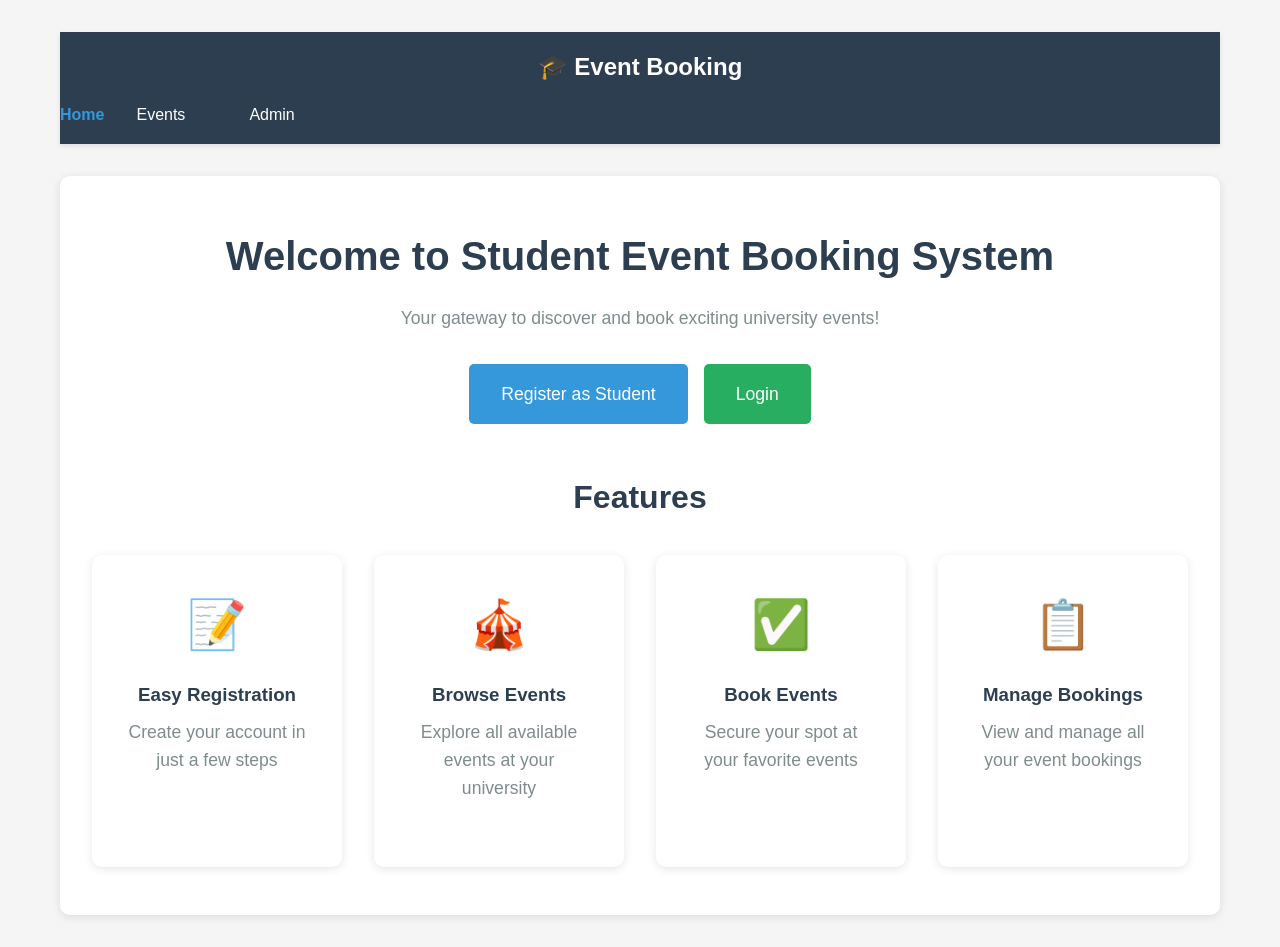
<file: index.html>
<!DOCTYPE html>
<html lang="en">
<head>
    <meta charset="UTF-8">
    <meta name="viewport" content="width=device-width, initial-scale=1.0">
    <title>Student Event Booking System</title>
    <link rel="stylesheet" href="style.css">
</head>
<body>
    <!-- Main Landing Page -->
    <div class="container">
        <div class="landing-page">
            <!-- Navigation Bar -->
            <nav class="navbar">
                <div class="navbar-brand">🎓 Event Booking</div>
                <ul class="navbar-menu">
                    <li><a href="index.html" class="active">Home</a></li>
                    <li><a href="events.html">Events</a></li>
                    <li><a href="bookings.html" id="bookings-link" style="display:none;">My Bookings</a></li>
                    <li><a href="admin.html">Admin</a></li>
                    <li><a href="#" id="logout-btn" style="display:none;" onclick="logout()">Logout</a></li>
                    <li id="user-info" style="display:none;">Logged in as: <span id="user-name"></span></li>
                </ul>
            </nav>

            <!-- Main Content -->
            <div class="landing-content">
                <h1>Welcome to Student Event Booking System</h1>
                <p>Your gateway to discover and book exciting university events!</p>
                
                <div class="landing-buttons">
                    <a href="register.html" class="btn btn-primary">Register as Student</a>
                    <a href="login.html" class="btn btn-secondary">Login</a>
                </div>

                <!-- Features Section -->
                <div class="features-section">
                    <h2>Features</h2>
                    <div class="features-grid">
                        <div class="feature-card">
                            <div class="feature-icon">📝</div>
                            <h3>Easy Registration</h3>
                            <p>Create your account in just a few steps</p>
                        </div>
                        <div class="feature-card">
                            <div class="feature-icon">🎪</div>
                            <h3>Browse Events</h3>
                            <p>Explore all available events at your university</p>
                        </div>
                        <div class="feature-card">
                            <div class="feature-icon">✅</div>
                            <h3>Book Events</h3>
                            <p>Secure your spot at your favorite events</p>
                        </div>
                        <div class="feature-card">
                            <div class="feature-icon">📋</div>
                            <h3>Manage Bookings</h3>
                            <p>View and manage all your event bookings</p>
                        </div>
                    </div>
                </div>
            </div>
        </div>
    </div>

    <script src="script.js"></script>
</body>
</html>
</file>
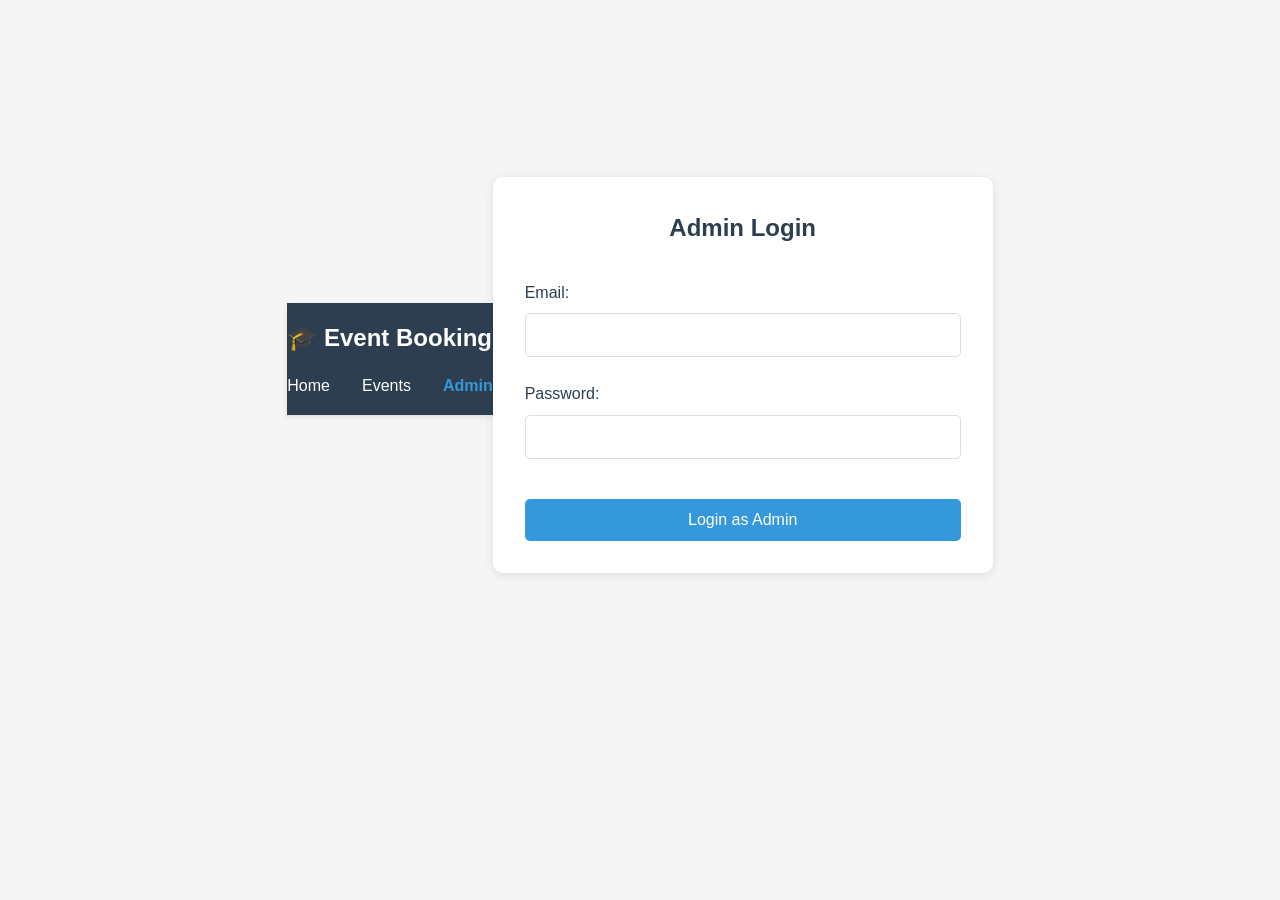
<file: admin.html>
<!DOCTYPE html>
<html lang="en">
<head>
    <meta charset="UTF-8">
    <meta name="viewport" content="width=device-width, initial-scale=1.0">
    <title>Admin Panel - Event Booking System</title>
    <link rel="stylesheet" href="style.css">
</head>
<body>
    <!-- Admin Login Page -->
    <div id="admin-login" class="container">
        <div class="form-container">
            <!-- Navigation Bar -->
            <nav class="navbar">
                <div class="navbar-brand">🎓 Event Booking</div>
                <ul class="navbar-menu">
                    <li><a href="index.html">Home</a></li>
                    <li><a href="events.html">Events</a></li>
                    <li><a href="admin.html" class="active">Admin</a></li>
                </ul>
            </nav>

            <!-- Admin Login Form -->
            <div class="form-box">
                <h2>Admin Login</h2>
                <form id="admin-login-form" onsubmit="adminLogin(event)">
                    <div class="form-group">
                        <label for="admin-email">Email:</label>
                        <input type="email" id="admin-email" name="email" required>
                    </div>

                    <div class="form-group">
                        <label for="admin-password">Password:</label>
                        <input type="password" id="admin-password" name="password" required>
                    </div>

                    <button type="submit" class="btn btn-primary btn-block">Login as Admin</button>
                </form>
            </div>

            <!-- Message Display -->
            <div id="message" class="message"></div>
        </div>
    </div>

    <!-- Admin Dashboard -->
    <div id="admin-dashboard" style="display:none;">
        <nav class="navbar">
            <div class="navbar-brand">🎓 Admin Panel</div>
            <ul class="navbar-menu">
                <li><a href="#" onclick="showAdminTab('events')" class="admin-tab-btn active">Manage Events</a></li>
                <li><a href="#" onclick="showAdminTab('bookings')" class="admin-tab-btn">View Bookings</a></li>
                <li><a href="#" id="admin-logout-btn" onclick="adminLogout()">Logout</a></li>
            </ul>
        </nav>

        <div class="admin-content">
            <!-- Manage Events Tab -->
            <div id="events-tab" class="admin-tab" style="display:block;">
                <h1>Manage Events</h1>
                
                <!-- Add New Event Form -->
                <div class="admin-form-section">
                    <h2>Add New Event</h2>
                    <form id="add-event-form" onsubmit="addEvent(event)">
                        <div class="form-grid">
                            <div class="form-group">
                                <label for="event-name">Event Name:</label>
                                <input type="text" id="event-name" required>
                            </div>

                            <div class="form-group">
                                <label for="event-date">Date:</label>
                                <input type="date" id="event-date" required>
                            </div>

                            <div class="form-group">
                                <label for="event-time">Time:</label>
                                <input type="time" id="event-time" required>
                            </div>

                            <div class="form-group">
                                <label for="event-location">Location:</label>
                                <input type="text" id="event-location" required>
                            </div>

                            <div class="form-group">
                                <label for="event-capacity">Capacity:</label>
                                <input type="number" id="event-capacity" min="1" required>
                            </div>

                            <div class="form-group">
                                <label for="event-category">Category:</label>
                                <input type="text" id="event-category" placeholder="e.g., Workshop, Sports, Social" required>
                            </div>
                        </div>

                        <div class="form-group">
                            <label for="event-description">Description:</label>
                            <textarea id="event-description" rows="4" required></textarea>
                        </div>

                        <button type="submit" class="btn btn-primary">Add Event</button>
                    </form>
                </div>

                <!-- Events List -->
                <div class="admin-list-section">
                    <h2>All Events</h2>
                    <div id="admin-events-list" class="admin-events-list">
                        <!-- Events will be loaded here by JavaScript -->
                    </div>
                </div>
            </div>

            <!-- View Bookings Tab -->
            <div id="bookings-tab" class="admin-tab" style="display:none;">
                <h1>All Event Bookings</h1>
                <div id="admin-bookings-list" class="admin-bookings-list">
                    <!-- Bookings will be loaded here by JavaScript -->
                </div>
            </div>
        </div>
    </div>

    <!-- Edit Event Modal -->
    <div id="edit-modal" class="modal" style="display:none;">
        <div class="modal-content">
            <span class="close" onclick="closeEditModal()">&times;</span>
            <h2>Edit Event</h2>
            <form id="edit-event-form" onsubmit="saveEventEdit(event)">
                <div class="form-group">
                    <label for="edit-event-name">Event Name:</label>
                    <input type="text" id="edit-event-name" required>
                </div>

                <div class="form-group">
                    <label for="edit-event-date">Date:</label>
                    <input type="date" id="edit-event-date" required>
                </div>

                <div class="form-group">
                    <label for="edit-event-time">Time:</label>
                    <input type="time" id="edit-event-time" required>
                </div>

                <div class="form-group">
                    <label for="edit-event-location">Location:</label>
                    <input type="text" id="edit-event-location" required>
                </div>

                <div class="form-group">
                    <label for="edit-event-capacity">Capacity:</label>
                    <input type="number" id="edit-event-capacity" min="1" required>
                </div>

                <div class="form-group">
                    <label for="edit-event-category">Category:</label>
                    <input type="text" id="edit-event-category" required>
                </div>

                <div class="form-group">
                    <label for="edit-event-description">Description:</label>
                    <textarea id="edit-event-description" rows="4" required></textarea>
                </div>

                <button type="submit" class="btn btn-primary">Save Changes</button>
            </form>
        </div>
    </div>

    <script src="script.js"></script>
</body>
</html>
</file>
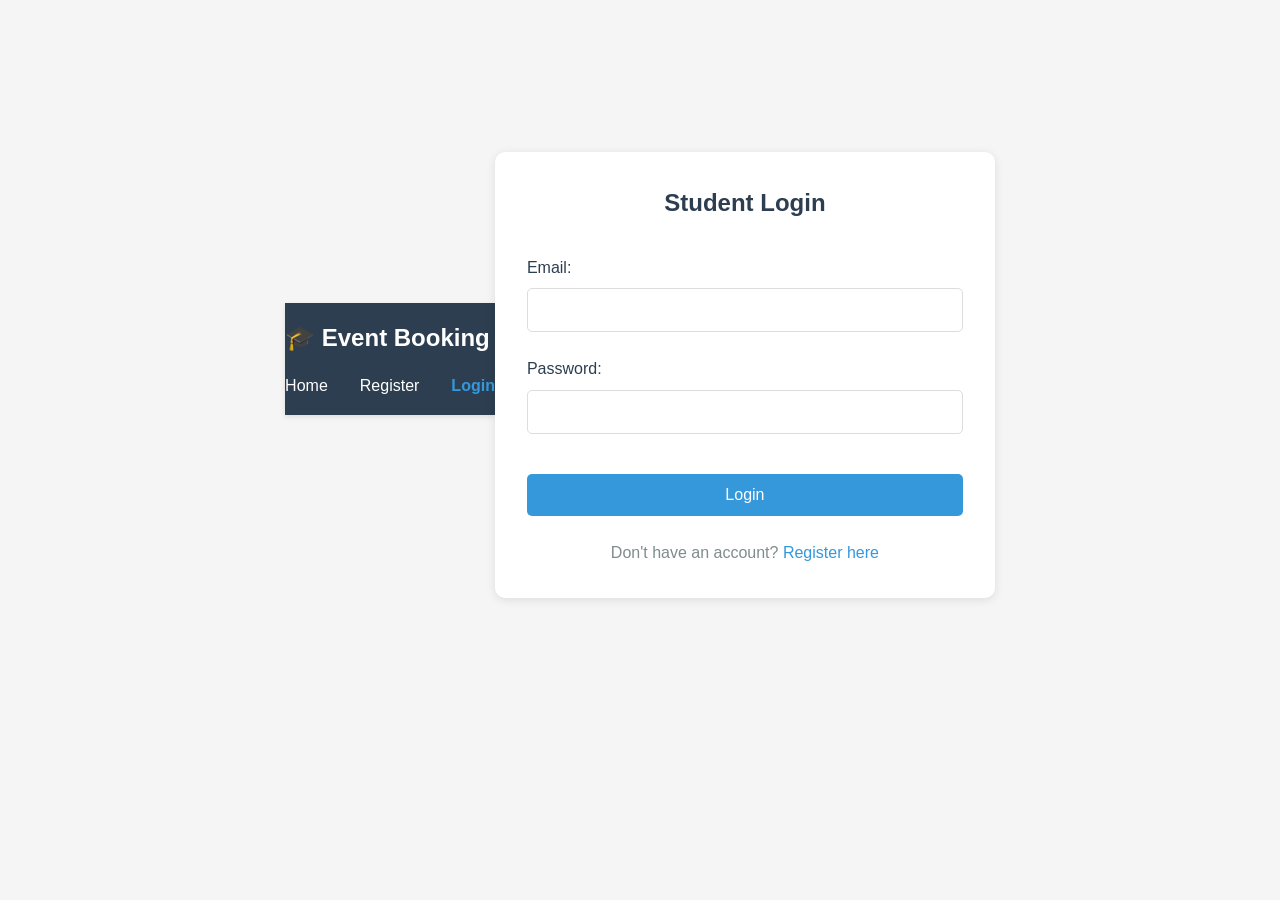
<file: bookings.html>
<!DOCTYPE html>
<html lang="en">
<head>
    <meta charset="UTF-8">
    <meta name="viewport" content="width=device-width, initial-scale=1.0">
    <title>My Bookings - Event Booking System</title>
    <link rel="stylesheet" href="style.css">
</head>
<body>
    <div class="container">
        <!-- Navigation Bar -->
        <nav class="navbar">
            <div class="navbar-brand">🎓 Event Booking</div>
            <ul class="navbar-menu">
                <li><a href="index.html">Home</a></li>
                <li><a href="events.html">Events</a></li>
                <li><a href="bookings.html" class="active">My Bookings</a></li>
                <li><a href="admin.html">Admin</a></li>
                <li><a href="#" id="logout-btn" onclick="logout()">Logout</a></li>
                <li id="user-info">Logged in as: <span id="user-name"></span></li>
            </ul>
        </nav>

        <!-- Bookings Page Content -->
        <div class="page-content">
            <h1>My Bookings</h1>
            <p class="page-subtitle">View and manage your event bookings</p>

            <!-- Bookings List -->
            <div id="bookings-list" class="bookings-list">
                <!-- Bookings will be loaded here by JavaScript -->
            </div>

            <!-- Empty State -->
            <div id="empty-bookings" class="empty-state" style="display:none;">
                <div class="empty-icon">📭</div>
                <h2>No Bookings Yet</h2>
                <p>You haven't booked any events yet. Go to <a href="events.html">Events</a> to book your first event!</p>
            </div>
        </div>
    </div>

    <script src="script.js"></script>
</body>
</html>
</file>
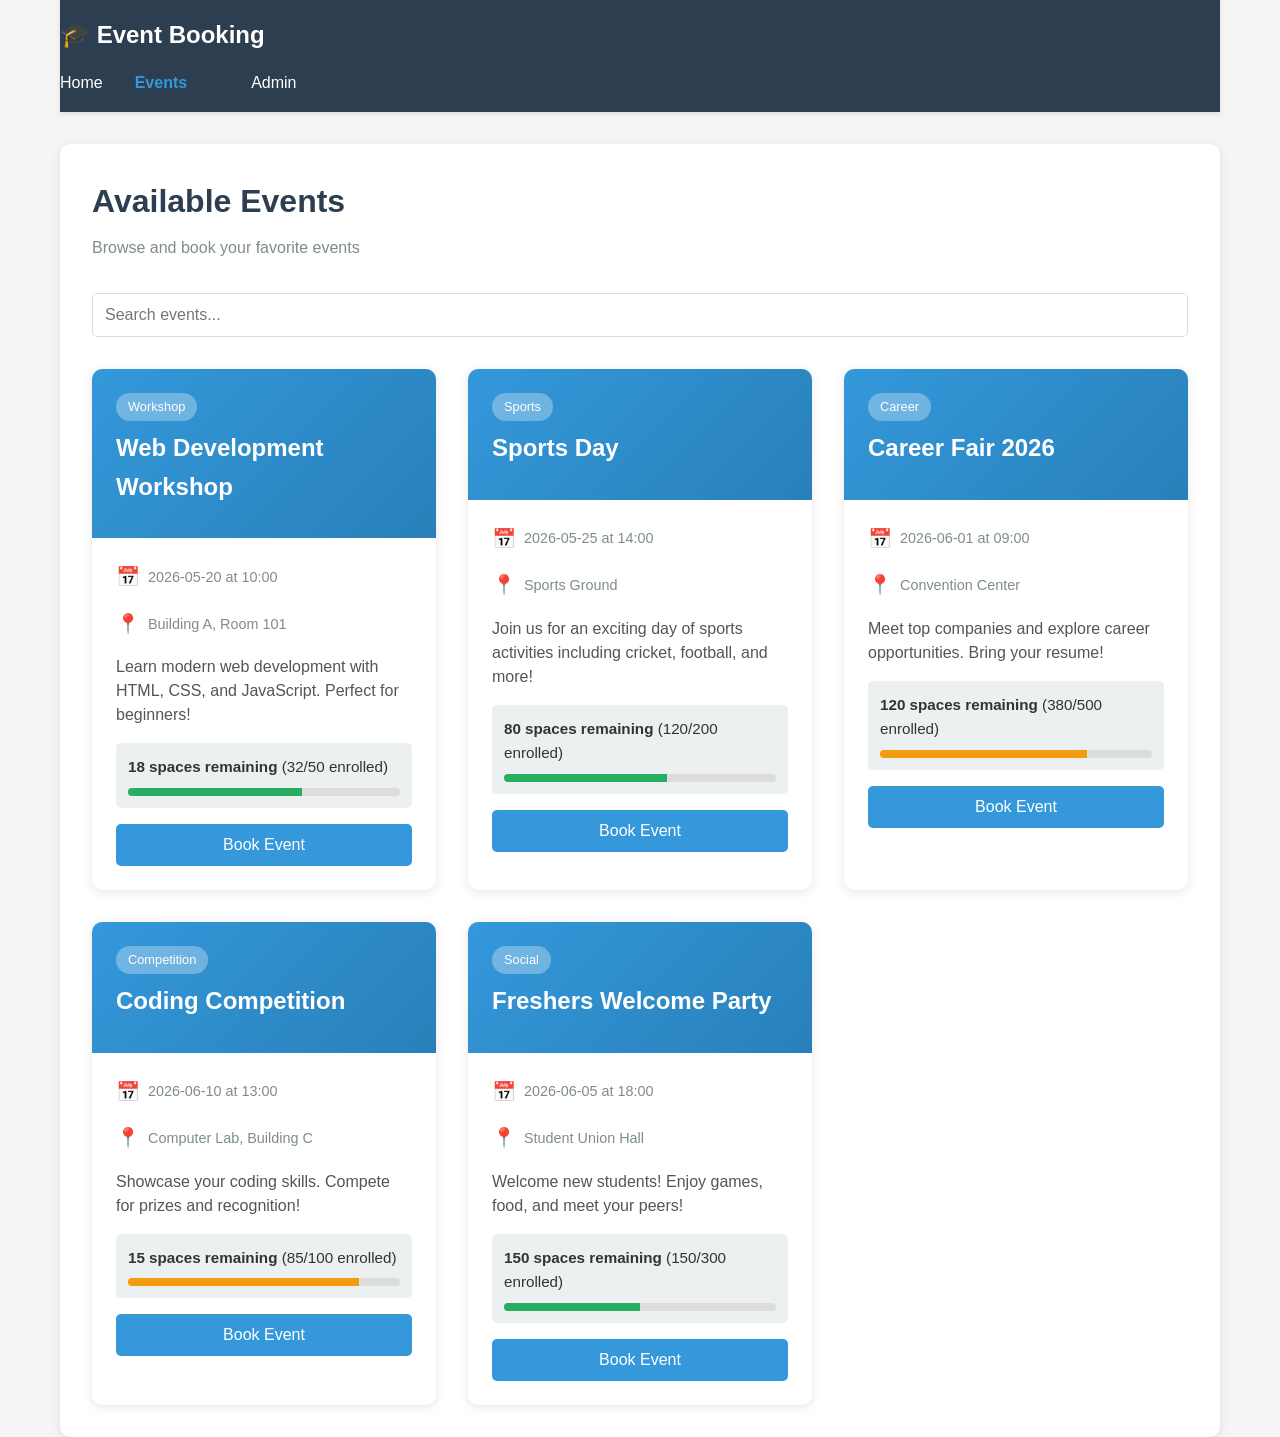
<file: events.html>
<!DOCTYPE html>
<html lang="en">
<head>
    <meta charset="UTF-8">
    <meta name="viewport" content="width=device-width, initial-scale=1.0">
    <title>Events - Event Booking System</title>
    <link rel="stylesheet" href="style.css">
</head>
<body>
    <div class="container">
        <!-- Navigation Bar -->
        <nav class="navbar">
            <div class="navbar-brand">🎓 Event Booking</div>
            <ul class="navbar-menu">
                <li><a href="index.html">Home</a></li>
                <li><a href="events.html" class="active">Events</a></li>
                <li><a href="bookings.html" id="bookings-link" style="display:none;">My Bookings</a></li>
                <li><a href="admin.html">Admin</a></li>
                <li><a href="#" id="logout-btn" style="display:none;" onclick="logout()">Logout</a></li>
                <li id="user-info" style="display:none;">Logged in as: <span id="user-name"></span></li>
            </ul>
        </nav>

        <!-- Events Page Content -->
        <div class="page-content">
            <h1>Available Events</h1>
            <p class="page-subtitle">Browse and book your favorite events</p>

            <!-- Filter Section -->
            <div class="filter-section">
                <input type="text" id="search-events" class="search-input" placeholder="Search events...">
            </div>

            <!-- Events Grid -->
            <div class="events-grid" id="events-grid">
                <!-- Events will be loaded here by JavaScript -->
            </div>
        </div>
    </div>

    <!-- Book Event Modal -->
    <div id="book-modal" class="modal" style="display:none;">
        <div class="modal-content">
            <span class="close" onclick="closeBookModal()">&times;</span>
            <h2>Book Event</h2>
            <div id="book-modal-content"></div>
        </div>
    </div>

    <script src="script.js"></script>
</body>
</html>
</file>
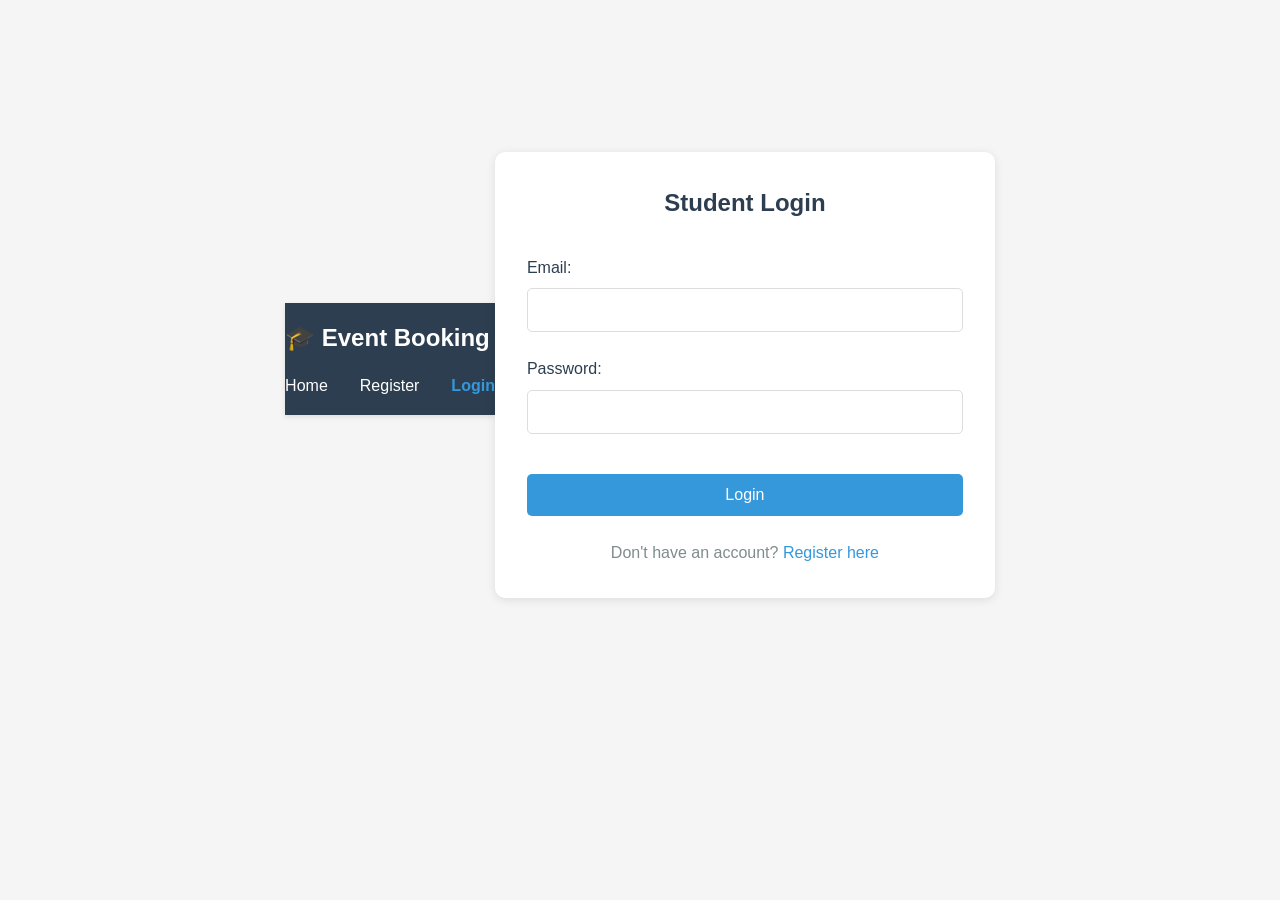
<file: login.html>
<!DOCTYPE html>
<html lang="en">
<head>
    <meta charset="UTF-8">
    <meta name="viewport" content="width=device-width, initial-scale=1.0">
    <title>Login - Event Booking System</title>
    <link rel="stylesheet" href="style.css">
</head>
<body>
    <div class="container">
        <div class="form-container">
            <!-- Navigation Bar -->
            <nav class="navbar">
                <div class="navbar-brand">🎓 Event Booking</div>
                <ul class="navbar-menu">
                    <li><a href="index.html">Home</a></li>
                    <li><a href="register.html">Register</a></li>
                    <li><a href="login.html" class="active">Login</a></li>
                </ul>
            </nav>

            <!-- Login Form -->
            <div class="form-box">
                <h2>Student Login</h2>
                <form id="login-form" onsubmit="studentLogin(event)">
                    <div class="form-group">
                        <label for="login-email">Email:</label>
                        <input type="email" id="login-email" name="email" required>
                    </div>

                    <div class="form-group">
                        <label for="login-password">Password:</label>
                        <input type="password" id="login-password" name="password" required>
                    </div>

                    <button type="submit" class="btn btn-primary btn-block">Login</button>
                </form>

                <p class="form-footer">Don't have an account? <a href="register.html">Register here</a></p>
            </div>

            <!-- Message Display -->
            <div id="message" class="message"></div>
        </div>
    </div>

    <script src="script.js"></script>
</body>
</html>
</file>
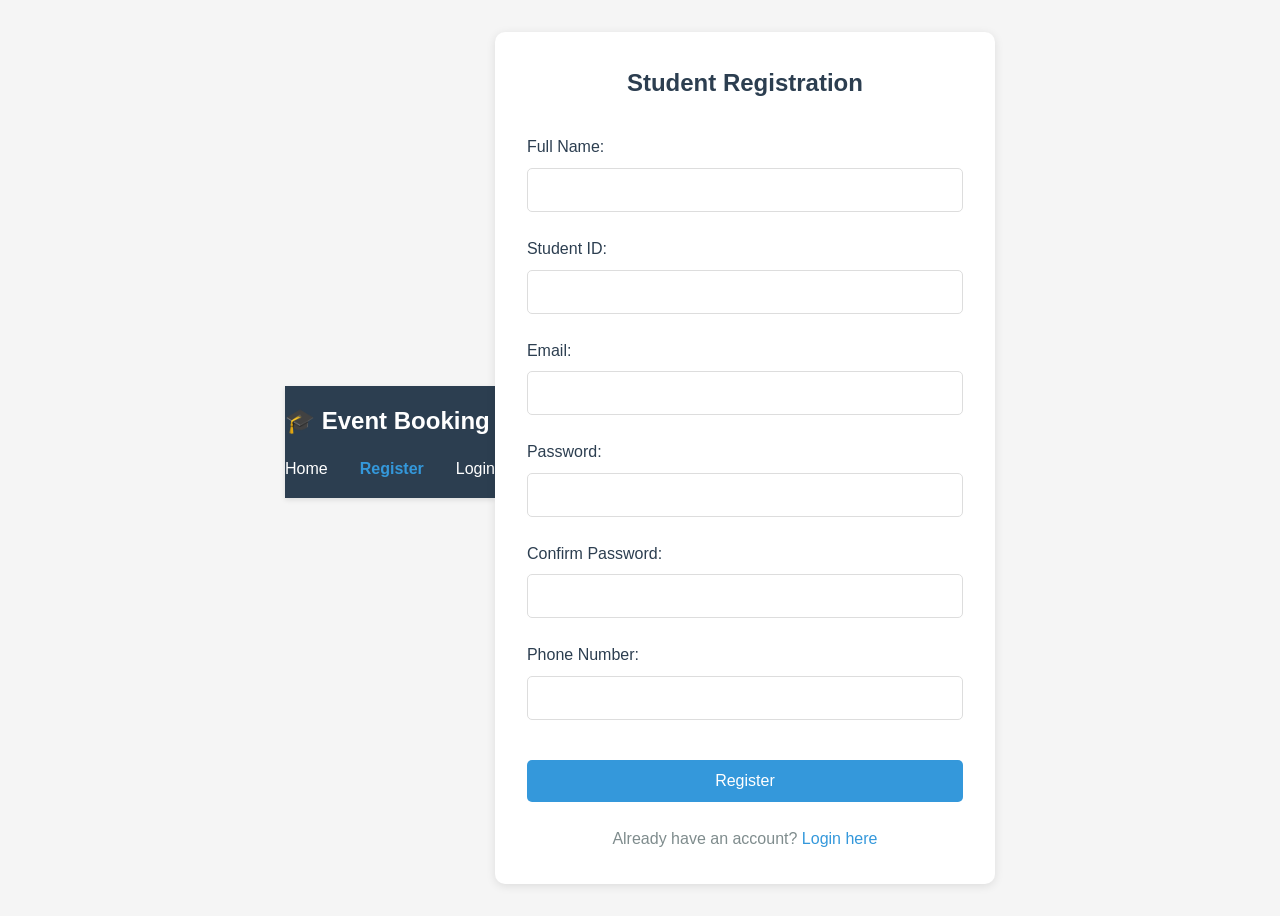
<file: register.html>
<!DOCTYPE html>
<html lang="en">
<head>
    <meta charset="UTF-8">
    <meta name="viewport" content="width=device-width, initial-scale=1.0">
    <title>Student Registration - Event Booking System</title>
    <link rel="stylesheet" href="style.css">
</head>
<body>
    <div class="container">
        <div class="form-container">
            <!-- Navigation Bar -->
            <nav class="navbar">
                <div class="navbar-brand">🎓 Event Booking</div>
                <ul class="navbar-menu">
                    <li><a href="index.html">Home</a></li>
                    <li><a href="register.html" class="active">Register</a></li>
                    <li><a href="login.html">Login</a></li>
                </ul>
            </nav>

            <!-- Registration Form -->
            <div class="form-box">
                <h2>Student Registration</h2>
                <form id="register-form" onsubmit="registerStudent(event)">
                    <div class="form-group">
                        <label for="fullname">Full Name:</label>
                        <input type="text" id="fullname" name="fullname" required>
                    </div>

                    <div class="form-group">
                        <label for="studentid">Student ID:</label>
                        <input type="text" id="studentid" name="studentid" required>
                    </div>

                    <div class="form-group">
                        <label for="email">Email:</label>
                        <input type="email" id="email" name="email" required>
                    </div>

                    <div class="form-group">
                        <label for="password">Password:</label>
                        <input type="password" id="password" name="password" required>
                    </div>

                    <div class="form-group">
                        <label for="confirm-password">Confirm Password:</label>
                        <input type="password" id="confirm-password" name="confirm-password" required>
                    </div>

                    <div class="form-group">
                        <label for="phone">Phone Number:</label>
                        <input type="tel" id="phone" name="phone" required>
                    </div>

                    <button type="submit" class="btn btn-primary btn-block">Register</button>
                </form>

                <p class="form-footer">Already have an account? <a href="login.html">Login here</a></p>
            </div>

            <!-- Message Display -->
            <div id="message" class="message"></div>
        </div>
    </div>

    <script src="script.js"></script>
</body>
</html>
</file>
<file: style.css>
/* ============================================
   STUDENT EVENT BOOKING SYSTEM - STYLESHEET
   ============================================ */

/* Global Styles */
* {
    margin: 0;
    padding: 0;
    box-sizing: border-box;
}

body {
    font-family: 'Segoe UI', Tahoma, Geneva, Verdana, sans-serif;
    background-color: #f5f5f5;
    color: #333;
    line-height: 1.6;
}

.container {
    max-width: 1200px;
    margin: 0 auto;
    padding: 0 20px;
}

/* Navigation Bar */
.navbar {
    background-color: #2c3e50;
    color: white;
    padding: 1rem 0;
    box-shadow: 0 2px 5px rgba(0,0,0,0.1);
    margin-bottom: 2rem;
}

.navbar-brand {
    font-size: 1.5rem;
    font-weight: bold;
    margin-bottom: 1rem;
}

.navbar-menu {
    display: flex;
    list-style: none;
    flex-wrap: wrap;
    gap: 2rem;
}

.navbar-menu a {
    color: white;
    text-decoration: none;
    transition: color 0.3s ease;
}

.navbar-menu a:hover,
.navbar-menu a.active {
    color: #3498db;
    font-weight: bold;
}

#user-info {
    color: #ecf0f1;
    font-size: 0.9rem;
}

/* Buttons */
.btn {
    padding: 0.75rem 1.5rem;
    border: none;
    border-radius: 5px;
    cursor: pointer;
    text-decoration: none;
    display: inline-block;
    transition: all 0.3s ease;
    font-size: 1rem;
    font-weight: 500;
}

.btn-primary {
    background-color: #3498db;
    color: white;
}

.btn-primary:hover {
    background-color: #2980b9;
    transform: translateY(-2px);
    box-shadow: 0 4px 8px rgba(0,0,0,0.2);
}

.btn-secondary {
    background-color: #27ae60;
    color: white;
}

.btn-secondary:hover {
    background-color: #229954;
    transform: translateY(-2px);
    box-shadow: 0 4px 8px rgba(0,0,0,0.2);
}

.btn-danger {
    background-color: #e74c3c;
    color: white;
}

.btn-danger:hover {
    background-color: #c0392b;
}

.btn-small {
    padding: 0.5rem 1rem;
    font-size: 0.9rem;
}

.btn-block {
    width: 100%;
    margin-top: 1rem;
}

/* Landing Page */
.landing-page {
    text-align: center;
    padding: 2rem 0;
}

.landing-content {
    background: white;
    padding: 3rem 2rem;
    border-radius: 10px;
    box-shadow: 0 2px 10px rgba(0,0,0,0.1);
}

.landing-content h1 {
    font-size: 2.5rem;
    color: #2c3e50;
    margin-bottom: 1rem;
}

.landing-content p {
    font-size: 1.1rem;
    color: #7f8c8d;
    margin-bottom: 2rem;
}

.landing-buttons {
    display: flex;
    gap: 1rem;
    justify-content: center;
    margin-bottom: 3rem;
    flex-wrap: wrap;
}

.landing-buttons a {
    padding: 1rem 2rem;
    font-size: 1.1rem;
}

/* Features Section */
.features-section {
    margin-top: 3rem;
    text-align: center;
}

.features-section h2 {
    font-size: 2rem;
    color: #2c3e50;
    margin-bottom: 2rem;
}

.features-grid {
    display: grid;
    grid-template-columns: repeat(auto-fit, minmax(250px, 1fr));
    gap: 2rem;
    margin-top: 2rem;
}

.feature-card {
    background: white;
    padding: 2rem;
    border-radius: 10px;
    box-shadow: 0 2px 10px rgba(0,0,0,0.1);
    transition: transform 0.3s ease, box-shadow 0.3s ease;
}

.feature-card:hover {
    transform: translateY(-5px);
    box-shadow: 0 5px 20px rgba(0,0,0,0.2);
}

.feature-icon {
    font-size: 3rem;
    margin-bottom: 1rem;
}

.feature-card h3 {
    color: #2c3e50;
    margin-bottom: 0.5rem;
}

.feature-card p {
    color: #7f8c8d;
}

/* Form Styles */
.form-container {
    display: flex;
    justify-content: center;
    align-items: center;
    min-height: calc(100vh - 150px);
    padding: 2rem 0;
}

.form-box {
    background: white;
    padding: 2rem;
    border-radius: 10px;
    box-shadow: 0 2px 10px rgba(0,0,0,0.1);
    width: 100%;
    max-width: 500px;
}

.form-box h2 {
    color: #2c3e50;
    margin-bottom: 2rem;
    text-align: center;
}

.form-group {
    margin-bottom: 1.5rem;
}

.form-group label {
    display: block;
    margin-bottom: 0.5rem;
    color: #2c3e50;
    font-weight: 500;
}

.form-group input,
.form-group textarea,
.form-group select {
    width: 100%;
    padding: 0.75rem;
    border: 1px solid #ddd;
    border-radius: 5px;
    font-size: 1rem;
    font-family: inherit;
    transition: border-color 0.3s ease;
}

.form-group input:focus,
.form-group textarea:focus,
.form-group select:focus {
    outline: none;
    border-color: #3498db;
    box-shadow: 0 0 5px rgba(52, 152, 219, 0.3);
}

.form-footer {
    text-align: center;
    margin-top: 1.5rem;
    color: #7f8c8d;
}

.form-footer a {
    color: #3498db;
    text-decoration: none;
}

.form-footer a:hover {
    text-decoration: underline;
}

/* Message Display */
.message {
    margin-top: 1rem;
    padding: 1rem;
    border-radius: 5px;
    display: none;
    text-align: center;
}

.message.success {
    background-color: #d4edda;
    color: #155724;
    border: 1px solid #c3e6cb;
    display: block;
}

.message.error {
    background-color: #f8d7da;
    color: #721c24;
    border: 1px solid #f5c6cb;
    display: block;
}

/* Page Content */
.page-content {
    background: white;
    padding: 2rem;
    border-radius: 10px;
    box-shadow: 0 2px 10px rgba(0,0,0,0.1);
}

.page-content h1 {
    color: #2c3e50;
    margin-bottom: 0.5rem;
}

.page-subtitle {
    color: #7f8c8d;
    margin-bottom: 2rem;
}

/* Filter Section */
.filter-section {
    margin-bottom: 2rem;
    display: flex;
    gap: 1rem;
    flex-wrap: wrap;
}

.search-input {
    flex: 1;
    min-width: 200px;
    padding: 0.75rem;
    border: 1px solid #ddd;
    border-radius: 5px;
    font-size: 1rem;
}

/* Events Grid */
.events-grid {
    display: grid;
    grid-template-columns: repeat(auto-fill, minmax(300px, 1fr));
    gap: 2rem;
}

.event-card {
    background: white;
    border-radius: 10px;
    overflow: hidden;
    box-shadow: 0 2px 10px rgba(0,0,0,0.1);
    transition: transform 0.3s ease, box-shadow 0.3s ease;
    cursor: pointer;
}

.event-card:hover {
    transform: translateY(-5px);
    box-shadow: 0 5px 20px rgba(0,0,0,0.2);
}

.event-header {
    background: linear-gradient(135deg, #3498db 0%, #2980b9 100%);
    color: white;
    padding: 1.5rem;
}

.event-category {
    display: inline-block;
    background-color: rgba(255,255,255,0.3);
    padding: 0.25rem 0.75rem;
    border-radius: 20px;
    font-size: 0.8rem;
    margin-bottom: 0.5rem;
}

.event-header h3 {
    font-size: 1.5rem;
    margin-bottom: 0.5rem;
}

.event-body {
    padding: 1.5rem;
}

.event-info {
    display: flex;
    align-items: center;
    margin-bottom: 1rem;
    color: #7f8c8d;
    font-size: 0.9rem;
}

.event-info-icon {
    margin-right: 0.5rem;
    font-size: 1.2rem;
}

.event-description {
    color: #555;
    margin-bottom: 1rem;
    line-height: 1.5;
}

.event-capacity {
    background-color: #ecf0f1;
    padding: 0.75rem;
    border-radius: 5px;
    margin-bottom: 1rem;
    font-size: 0.95rem;
}

.event-capacity-bar {
    width: 100%;
    height: 8px;
    background-color: #ddd;
    border-radius: 4px;
    overflow: hidden;
    margin-top: 0.5rem;
}

.event-capacity-fill {
    height: 100%;
    background-color: #27ae60;
    transition: width 0.3s ease;
}

.event-capacity-fill.warning {
    background-color: #f39c12;
}

.event-capacity-fill.critical {
    background-color: #e74c3c;
}

.event-button-group {
    display: flex;
    gap: 0.5rem;
}

.event-button-group .btn {
    flex: 1;
    margin: 0;
}

/* Bookings List */
.bookings-list {
    display: grid;
    gap: 1rem;
}

.booking-card {
    background: white;
    border-left: 5px solid #3498db;
    padding: 1.5rem;
    border-radius: 5px;
    box-shadow: 0 2px 5px rgba(0,0,0,0.1);
}

.booking-card h3 {
    color: #2c3e50;
    margin-bottom: 0.5rem;
}

.booking-info {
    display: grid;
    grid-template-columns: repeat(auto-fit, minmax(200px, 1fr));
    gap: 1rem;
    margin: 1rem 0;
}

.booking-detail {
    font-size: 0.95rem;
    color: #555;
}

.booking-detail strong {
    color: #2c3e50;
}

.booking-status {
    display: inline-block;
    padding: 0.35rem 0.75rem;
    border-radius: 20px;
    font-size: 0.8rem;
    font-weight: bold;
    margin-top: 1rem;
}

.booking-status.confirmed {
    background-color: #d4edda;
    color: #155724;
}

.booking-status.cancelled {
    background-color: #f8d7da;
    color: #721c24;
}

.booking-actions {
    margin-top: 1rem;
}

/* Empty State */
.empty-state {
    text-align: center;
    padding: 3rem 2rem;
    color: #7f8c8d;
}

.empty-icon {
    font-size: 4rem;
    margin-bottom: 1rem;
}

.empty-state h2 {
    color: #2c3e50;
    margin-bottom: 0.5rem;
}

.empty-state p {
    margin-bottom: 1.5rem;
}

.empty-state a {
    color: #3498db;
}

/* Modal */
.modal {
    position: fixed;
    z-index: 1000;
    left: 0;
    top: 0;
    width: 100%;
    height: 100%;
    background-color: rgba(0,0,0,0.5);
    display: flex;
    justify-content: center;
    align-items: center;
}

.modal-content {
    background-color: white;
    padding: 2rem;
    border-radius: 10px;
    width: 90%;
    max-width: 500px;
    max-height: 80vh;
    overflow-y: auto;
    box-shadow: 0 5px 30px rgba(0,0,0,0.3);
    position: relative;
}

.modal-content h2 {
    color: #2c3e50;
    margin-bottom: 1.5rem;
}

.close {
    position: absolute;
    right: 1.5rem;
    top: 1.5rem;
    font-size: 2rem;
    font-weight: bold;
    color: #aaa;
    cursor: pointer;
}

.close:hover {
    color: #000;
}

/* Book Modal Content */
#book-modal-content .event-details {
    background-color: #ecf0f1;
    padding: 1rem;
    border-radius: 5px;
    margin-bottom: 1.5rem;
}

#book-modal-content .event-details p {
    margin: 0.5rem 0;
}

/* Admin Styles */
.admin-tab-btn {
    cursor: pointer;
}

.admin-tab-btn.active {
    border-bottom: 3px solid #3498db;
    color: #3498db;
}

.admin-content {
    padding: 2rem;
    background: white;
}

.admin-tab {
    display: none;
}

.admin-form-section {
    background-color: #f8f9fa;
    padding: 1.5rem;
    border-radius: 10px;
    margin-bottom: 2rem;
}

.admin-form-section h2 {
    color: #2c3e50;
    margin-bottom: 1.5rem;
}

.form-grid {
    display: grid;
    grid-template-columns: repeat(auto-fit, minmax(250px, 1fr));
    gap: 1rem;
}

.admin-list-section h2 {
    color: #2c3e50;
    margin-bottom: 1.5rem;
    margin-top: 2rem;
}

.admin-events-list,
.admin-bookings-list {
    display: grid;
    gap: 1rem;
}

.admin-event-item {
    background: white;
    border: 1px solid #ddd;
    padding: 1.5rem;
    border-radius: 5px;
    display: grid;
    grid-template-columns: 1fr auto;
    gap: 1rem;
    align-items: center;
}

.admin-event-item h3 {
    color: #2c3e50;
    margin-bottom: 0.5rem;
}

.admin-event-details {
    display: grid;
    grid-template-columns: repeat(auto-fit, minmax(150px, 1fr));
    gap: 1rem;
    margin: 1rem 0;
    font-size: 0.9rem;
}

.admin-event-detail-label {
    color: #7f8c8d;
    font-weight: bold;
}

.admin-event-detail-value {
    color: #555;
}

.admin-event-actions {
    display: flex;
    gap: 0.5rem;
    flex-wrap: wrap;
}

.admin-event-actions .btn {
    margin: 0;
}

.admin-booking-item {
    background: white;
    border: 1px solid #ddd;
    padding: 1.5rem;
    border-radius: 5px;
    margin-bottom: 1rem;
}

.admin-booking-item h3 {
    color: #2c3e50;
    margin-bottom: 0.5rem;
}

.admin-booking-details {
    display: grid;
    grid-template-columns: repeat(auto-fit, minmax(200px, 1fr));
    gap: 1rem;
    margin: 1rem 0;
    font-size: 0.9rem;
}

/* Responsive Design */
@media (max-width: 768px) {
    .navbar-menu {
        flex-direction: column;
        gap: 0.5rem;
    }

    .landing-content h1 {
        font-size: 1.8rem;
    }

    .landing-buttons {
        flex-direction: column;
    }

    .landing-buttons a {
        padding: 0.75rem 1.5rem;
    }

    .features-grid {
        grid-template-columns: 1fr;
    }

    .events-grid {
        grid-template-columns: 1fr;
    }

    .form-grid {
        grid-template-columns: 1fr;
    }

    .admin-event-item {
        grid-template-columns: 1fr;
    }

    .admin-event-actions {
        justify-content: flex-start;
    }

    .modal-content {
        width: 95%;
    }
}
</file>
